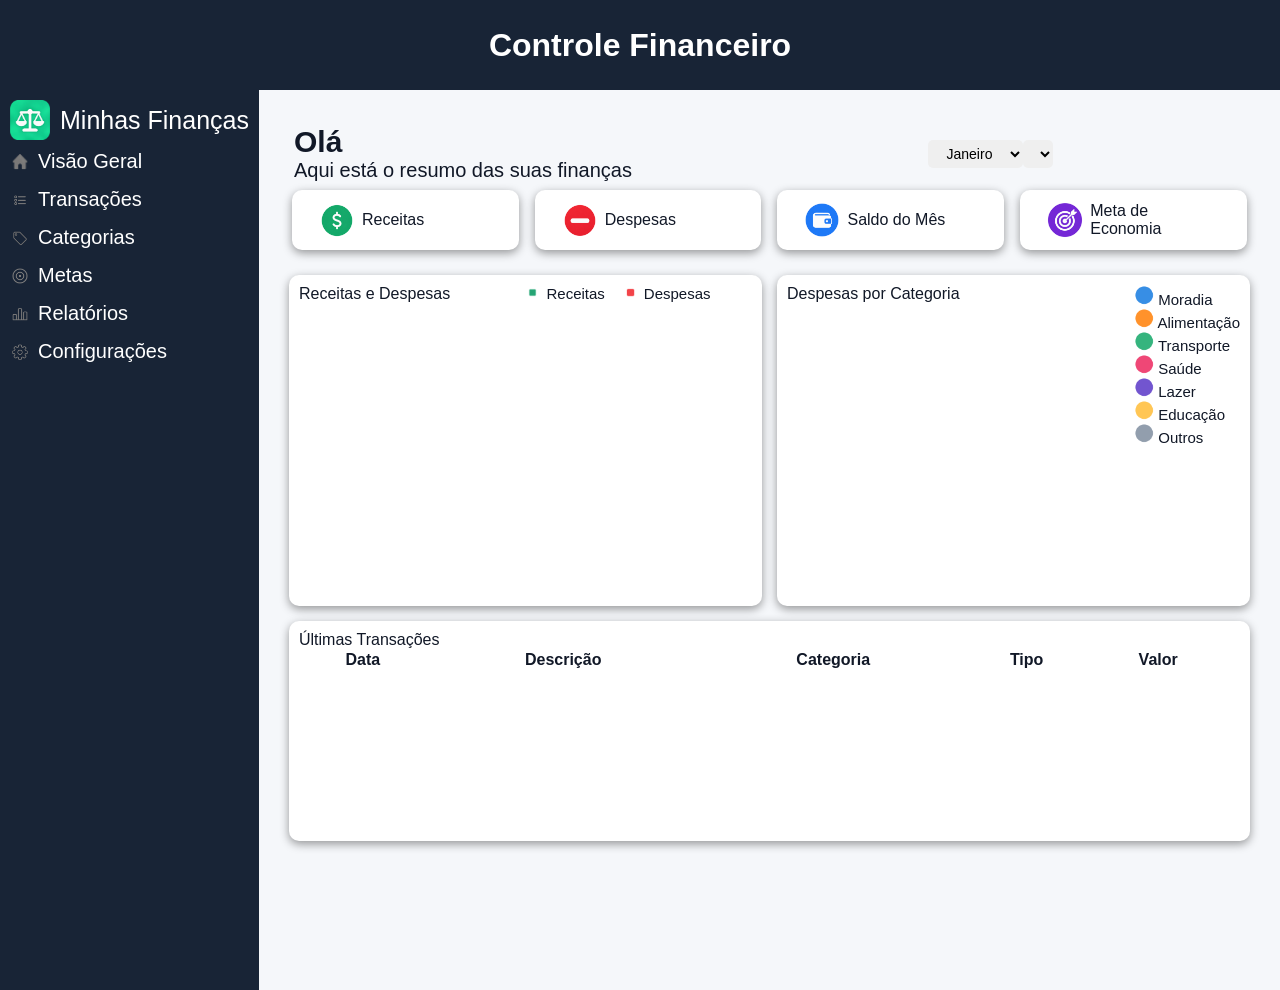
<file: index.html>
<!DOCTYPE html>
<html lang="PT-br">
<head>

    <!-- Permite acentos e caracteres especiais -->
    <meta charset="UTF-8">

    <!-- Faz a página adaptar-se ao tamanho da tela -->
    <meta name="viewport" content="width=device-width, initial-scale=1.0">

    <!-- Nome da aba do navegador -->
    <title>Controle Financeiro</title>

    <!-- Liga o HTML ao CSS -->
    <link rel="stylesheet" href="style.css">

</head>


<body>
<!-- ===========================================CABEÇALHO======================================== -->
    <header>
        <h1 id="title">Controle Financeiro</h1>
    </header>

<!-- ==========================================CONTEUDO PRINCIPAL================================-->

    <main>

    <!-- ===========================================SIDEBAR======================================== -->

            <nav id="sidebar">
                <p>
                    <img  class="foto2"   src="img/balanca.png"
                    >
                    Minhas Finanças</p>

                <ul class="lista">
                    <li>
                        <a href="index.html">
                            <img class="foto1" 
                            src="img/casa1.png"
                            onmouseover="this.src='img/casa2.png'"
                            onmouseout="this.src='img/casa1.png'">
                            Visão Geral
                        </a>

                    </li>
                    <li>
                        <a href="transacoes.html">
                            <img class="foto1"
                            src="img/lista1.png"
                            onmouseover="this.src='img/lista2.png'"
                            onmouseout="this.src='img/lista1.png'">
                            Transações
                        </a>
                    </li>
                    <li>
                        <a href="categorias.html">
                            <img class="foto1"
                            src="img/ticket1.png"
                            onmouseover="this.src='img/ticket2.png'"
                            onmouseout="this.src='img/ticket1.png'">
                            Categorias
                        </a>
                    </li>
                    <li>
                        <a href="metas.html">
                            <img class="foto1"
                            src="img/alvo1.png"
                            onmouseover="this.src='img/alvo2.png'"
                            onmouseout="this.src='img/alvo1.png'">
                            Metas
                        </a>
                    </li>
                    <li>
                        <a href="relatorios.html">
                            <img class="foto1"
                            src="img/grafico1.png"
                            onmouseover="this.src='img/grafico2.png'"
                            onmouseout="this.src='img/grafico1.png'">
                            Relatórios
                        </a>
                    </li>
                    <li> 
                        <a href="configuracoes.html">       
                            <img class="foto1"
                            src="img/config1.png"
                            onmouseover="this.src='img/config2.png'"
                            onmouseout="this.src='img/config1.png'">
                            Configurações
                        </a>
                    </li>
                </ul>
            </nav>

    <!-- ===================================CONTEUDO DA DIREITA======================================== -->

        <div id="conteudo">

    <!-- ===================================TOPO======================================================= -->
            <div id="topo1">
                <div id="boas-vindas">
                    <h3>Olá</h3>
                    <div>
                        <p>Aqui está o resumo das suas finanças</p>
                    </div>
                </div>
            
            <div id="periodo">
                
                <select id="mes">
                    <option value="1">Janeiro</option>
                    <option value="2">Fevereiro</option>
                    <option value="3">Março</option>
                    <option value="4">Abril</option>
                    <option value="5">Maio</option>
                    <option value="6">Junho</option>
                    <option value="7">Julho</option>
                    <option value="8">Agosto</option>
                    <option value="9">Setembro</option>
                    <option value="10">Outubro</option>
                    <option value="11">Novembro</option>
                    <option value="12">Dezembro</option>
                </select>
                <select id="ano">
                    
                </select>
            </div>
        </div>   
    <!-- ===================================CARDS======================================================= -->
                    <div id="cards1">
                        <div class="card1">
                            <div class="title-card">
                                <span>
                                    <img src="img/receitav.png">
                                    Receitas
                                </span>
                            </div>
                            <p id="valor-receitas"></p>
                            <p id="anteriorR">
                                <span id="percentual-receitas"></span>

                            </p>
                        </div>

                        <div class="card1">
                            <div class="title-card">
                                <span>
                                    <img src="img/despesav.png">
                                    Despesas
                                </span>
                            </div> 
                            <p id="valor-despesas"></p>
                            <p id="anteriorD">
                                <span id="percentual-despesas"></span>
                            </p>
                        </div>

                        <div class="card1">
                            <div class="title-card">
                                <span>
                                    <img src="img/saldov.png">
                                    Saldo do Mês
                                </span>
                            </div>
                            <p id="valor-saldo"></p>
                            <p id="anteriorV">
                                <span id="percentual-saldo"></span>
                            </p>
                        </div>

                        <div class="card1">
                            <div class="title-card">   
                                <span>
                                    <img src="img/meta.png">
                                    Meta de Economia
                                </span>
                            </div>
                            <p id="valor-meta"></p>
                            <p id="percentual-meta"></p>
                            <div class="barra-fundo">
                                <div class="barra-preenchimento" id="barra-meta"></div>
                            </div>
                        </div>
                    </div>
            

<!-- ===================================GRAFICOS======================================================= --> 
    <div class="painel">

        <!-- =======================RECEITAS E DESPESAS================================= -->
    
        <div id="grafico1">
            <div class="title-grafico">
                <p>Receitas e Despesas</p>
            </div>
            <div class="legenda1">
                <p>
                    <img class="quadrado" src="img/green.png">
                    Receitas
                </p>
                <p>
                    <img class="quadrado" src="img/red.png">
                    Despesas
                </p>
            </div>
        </div>
        <!-- =======================DESPESAS POR CATEGORIA================================= -->

        <div id="grafico2">
            <div class="title-grafico2">
                <p>Despesas por Categoria</p>
            </div>
            <div class="legenda2">
                <span >
                    <img class="bolinha" src="img/moradia.png">
                    Moradia
                    <p class="moradia"></p>
                </span>
                <span>
                    <img class="bolinha" src="img/alimentacao.png">
                    Alimentação
                    <p class="alimentacao"></p>
                </span>
                <span> 
                    <img class="bolinha" src="img/transporte.png">
                    Transporte
                    <p class="transporte"></p>
                </span>
                <span>
                    <img class="bolinha" src="img/saude.png">
                    Saúde
                    <p class="saude"></p>
                </span>
                <span>
                    <img class="bolinha" src="img/lazer.png">
                    Lazer
                    <p class="lazer"></p>
                </span>
                <span>
                    <img class="bolinha" src="img/educacao.png">
                    Educação
                    <p class="educacao"></p>
                </span>
                <span>
                    <img class="bolinha" src="img/outros.png">
                    Outros
                    <p class="outros"></p>
                </span>
            </div>
            
            <canvas id="graficoredondo"></canvas>
        </div>

        <!-- =======================Ultimas Transações================================= -->

        <div id="transacoes">
            <div class="title-transacoes">
                <p>Últimas Transações</p>
            </div>
                <table>
                    <thead>
                        <tr class="infos">
                            <th>Data</th>
                            <th>Descrição</th>
                            <th>Categoria</th>
                            <th>Tipo</th>
                            <th>Valor</th>
                        </tr>
                    </thead>
                    <tbody id="tabela">
                        <tr>
                            <td></td>
                            <td></td>
                            <td></td>
                            <td></td>
                            <td></td>
                        </tr>
                        <tr>
                            <td></td>
                            <td></td>
                            <td></td>
                            <td></td>
                            <td></td>
                        </tr>
                        <tr>
                            <td></td>
                            <td></td>
                            <td></td>
                            <td></td>
                            <td></td>
                        </tr>
                        <tr>
                            <td></td>
                            <td></td>
                            <td></td>
                            <td></td>
                            <td></td>
                        </tr>
                        <tr>
                            <td></td>
                            <td></td>
                            <td></td>
                            <td></td>
                            <td></td>
                        </tr>
                    </tbody>
                </table>
        </div>
    </div>
    </div>
    <!-- ALTERADO: </div> acima fecha a #conteudo, que agora só fecha depois do .painel (antes fechava logo após os cards) -->
    </main>

    <!-- Liga o HTML ao JavaScript -->
    <script src="script.js"></script>
</body>
</html>
</file>
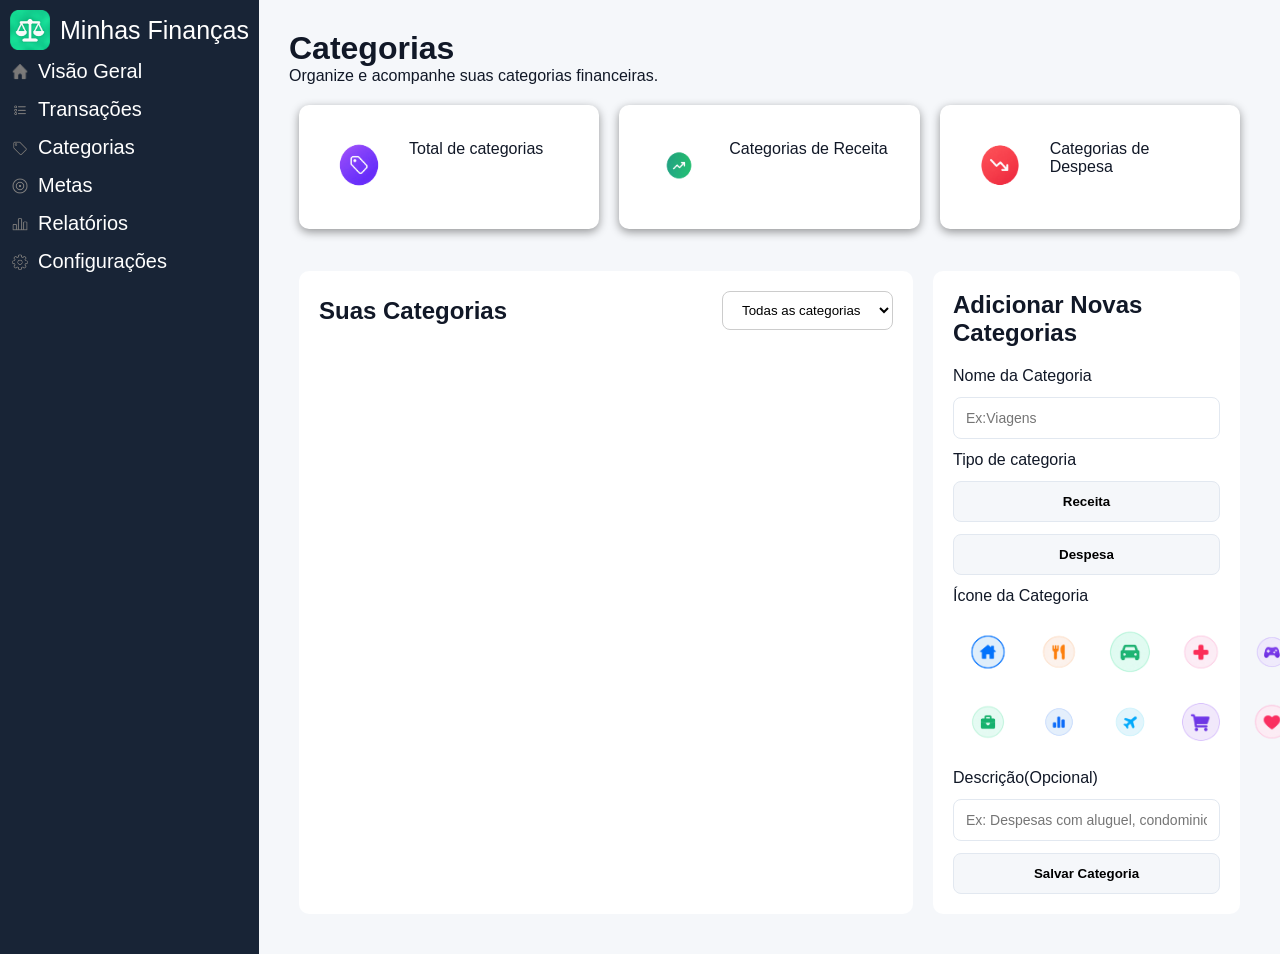
<file: categorias.html>
<!DOCTYPE html>
<html lang="pt-BR">

<head>

    <!-- Permite acentos e caracteres especiais -->
    <meta charset="UTF-8">

    <!-- Faz a página adaptar-se ao tamanho da tela -->
    <meta name="viewport" content="width=device-width, initial-scale=1.0">

    <!-- Nome da aba do navegador -->
    <title>Controle Financeiro</title>

    <!-- Liga o HTML ao CSS -->
    <link rel="stylesheet" href="style.css">

</head>

<body>

    <!-- ================================= CONTEÚDO PRINCIPAL ================================= -->

    <main>

        <!-- ================================= SIDEBAR ================================= -->

        <nav id="sidebar">

            <p>
                <img class="foto2" src="img/balanca.png" alt="Logo">
                Minhas Finanças
            </p>

                <ul class="lista">
                    <li>
                        <a href="index.html">
                            <img
                                class="foto1"
                                src="img/casa1.png"
                                alt="Visão Geral"
                                onmouseover="this.src='img/casa2.png'"
                                onmouseout="this.src='img/casa1.png'">
                            Visão Geral
                        </a>
                    </li>


                    <li>
                        <a href="transacoes.html">
                            <img
                                class="foto1"
                                src="img/lista1.png"
                                alt="Transações"
                                onmouseover="this.src='img/lista2.png'"
                                onmouseout="this.src='img/lista1.png'">
                            Transações
                        </a>
                    </li>


                    <li>
                        <a href="categorias.html">
                            <img
                                class="foto1"
                                src="img/ticket1.png"
                                alt="Categorias"
                                onmouseover="this.src='img/ticket2.png'"
                                onmouseout="this.src='img/ticket1.png'">
                            Categorias
                        </a>
                    </li>


                    <li>
                        <a href="metas.html">
                            <img
                                class="foto1"
                                src="img/alvo1.png"
                                alt="Metas"
                                onmouseover="this.src='img/alvo2.png'"
                                onmouseout="this.src='img/alvo1.png'">
                            Metas
                        </a>
                    </li>


                    <li>
                        <a href="graficos.html">
                            <img
                                class="foto1"
                                src="img/grafico1.png"
                                alt="Graficos"
                                onmouseover="this.src='img/grafico2.png'"
                                onmouseout="this.src='img/grafico1.png'">
                            Relatórios
                        </a>
                    </li>


                    <li>
                        <a href="configuracoes.html">
                            <img
                                class="foto1"
                                src="img/config1.png"
                                alt="Configurações"
                                onmouseover="this.src='img/config2.png'"
                                onmouseout="this.src='img/config1.png'">
                            Configurações
                        </a>
                    </li>
                </ul>
        </nav>


        <!-- ============================= CONTEÚDO DA DIREITA ============================= -->

        <div id="conteudo">


            <!-- ================================= TOPO ================================= -->

            <div id="topo">
                <div>
                    <h1>Categorias</h1>
                    <p>
                        Organize e acompanhe suas categorias financeiras.
                    </p>
                </div>
            </div>


            <!-- ================================= CARDS ================================= -->

            <div class="card-categoria">

                <!-- TOTAL DE CATEGORIAS -->

                <div class="card-categorias">
                    <div class="iconeC">
                        <img
                            src="img/categorias.png"
                            alt="Total de categorias"
                        >
                    </div>
                    <div class="infoC">
                        <p>Total de categorias</p>
                        <p></p>
                        <p></p>
                    </div>
                </div>


                <!-- CATEGORIAS DE RECEITA -->

                <div class="card-categorias">
                    <div class="iconeC">
                        <img
                            src="img/receita-circulo.png"
                            alt="Categorias de receita"
                        >
                    </div>
                    <div class="infoC">
                        <p>Categorias de Receita</p>
                        <p></p>
                        <p></p>
                    </div>
                </div>


                <!-- CATEGORIAS DE DESPESA -->

                <div class="card-categorias">
                    <div class="iconeC">
                        <img
                            src="img/despesa-circulo.png"
                            alt="Categorias de despesa"
                        >
                    </div>
                    <div class="infoC">
                        <p>Categorias de Despesa</p>
                        <p></p>
                        <p></p>
                    </div>
                </div>
            </div>


            <!-- ============================== SUAS CATEGORIAS ============================== -->
            <div class="areacat">
                <div class="infocat">
                    <div class="suas-cat">
                        <div class="catedire">
                            <h2>Suas Categorias</h2>
                        </div>
                            <div class="cateesq">
                                <select id="filtro-categorias">
                                    <option value="todas">
                                        Todas as categorias
                                    </option>
                                    <option value="receita">
                                        Receitas
                                    </option>
                                    <option value="despesa">
                                        Despesas
                                    </option>
                                </select>
                            </div>
                    </div>


                    <!-- =========================== LISTA DE CATEGORIAS =========================== -->
                
                    <div class="lista-categorias"
                        id="lista-categorias">
                        <!--
                            As categorias serão adicionadas aqui dinamicamente pelo JavaScript
                        -->
                    </div>
                </div>
                    <!-- =========================== NOVAS CATEGORIAS =========================== -->
                <div class="painel-cat">
                    <div class="painel-categoria" id = "painel-categoria">
                        <h2>Adicionar Novas Categorias </h2>
                    </div>

                    <form id="add-cat">
                        <label for="nome-categoria">
                            Nome da Categoria   
                        </label>

                        <input  
                            tYpe="text" 
                            placeholder="Ex:Viagens"    
                            id="nome-categoria" required>

                        <p>Tipo de categoria</p>

                        <button type="button" value="receita">
                            Receita
                        </button>

                        <button type="button" value="despesa">
                            Despesa
                        </button>

                    <!-- ====ICONES ======= -->

                        <p>Ícone da Categoria</p>
                        <div id="icon-categoria">
                            <input type="radio" 
                            id="casa" 
                            name="icone" 
                            value="casa">
                            <label for="casa">
                                <img src="img/casa.png" alt="Casa">
                            </label>

                            <input type="radio"
                            id="alimentacao"
                            name="icone"
                            value="alimentacao">
                            <label for="alimentacao">
                                <img src="img/talheres.png">
                            </label>

                            <input type="radio"
                            id="transporte"
                            name="icone"
                            value="transporte">
                            <label for="transporte">
                                <img src="img/carro.png">
                            </label>

                            <input type="radio"
                            id="hospital"
                            name="icone"
                            value="hospital">
                            <label for="hospital">
                                <img src="img/cruz.png">
                            </label>

                            <input type="radio"
                            id="lazer"
                            name="icone"
                            value="lazer">
                            <label for="lazer">
                                <img src="img/comando.png">
                            </label>

                            <input type="radio"
                            id="educacao"
                            name="icone"
                            value="educacao">
                            <label for="educacao">
                                <img src="img/livro.png">
                            </label>

                            <input type="radio"
                            id="trabalho"
                            name="icone"
                            value="trabalho">
                            <label for="trabalho">
                                <img src="img/mala.png">
                            </label>

                            <input type="radio"
                            id="investimento"
                            name="icone"
                            value="investimento">
                            <label for="investimento">
                                <img src="img/grafico.png">
                            </label>

                            <input type="radio"
                            id="viagem"
                            name="icone"
                            value="viagem">
                            <label for="viagem">
                                <img src="img/aviao.png">
                            </label>

                            <input type="radio"
                            id="mercado"
                            name="icone"
                            value="mercado">
                            <label for="mercado">
                                <img src="img/carrinho.png">
                            </label>

                            <input type="radio"
                            id="saude"
                            name="icone"
                            value="saude">
                            <label for="saude">
                                <img src="img/coracao.png">
                            </label>
                        </div>

                        <label for="descricao-categoria"> 
                            Descrição(Opcional)
                        </label>

                        <input
                        type="text"
                        id="descricao-categoria"
                        placeholder="Ex: Despesas com aluguel, condominio, etc"
                        >

                        <button type="submit">
                            Salvar Categoria
                        </button>
                    </form>
                </div>   
            </div>
        </div>
    </main>
</body>
</html>
</file>
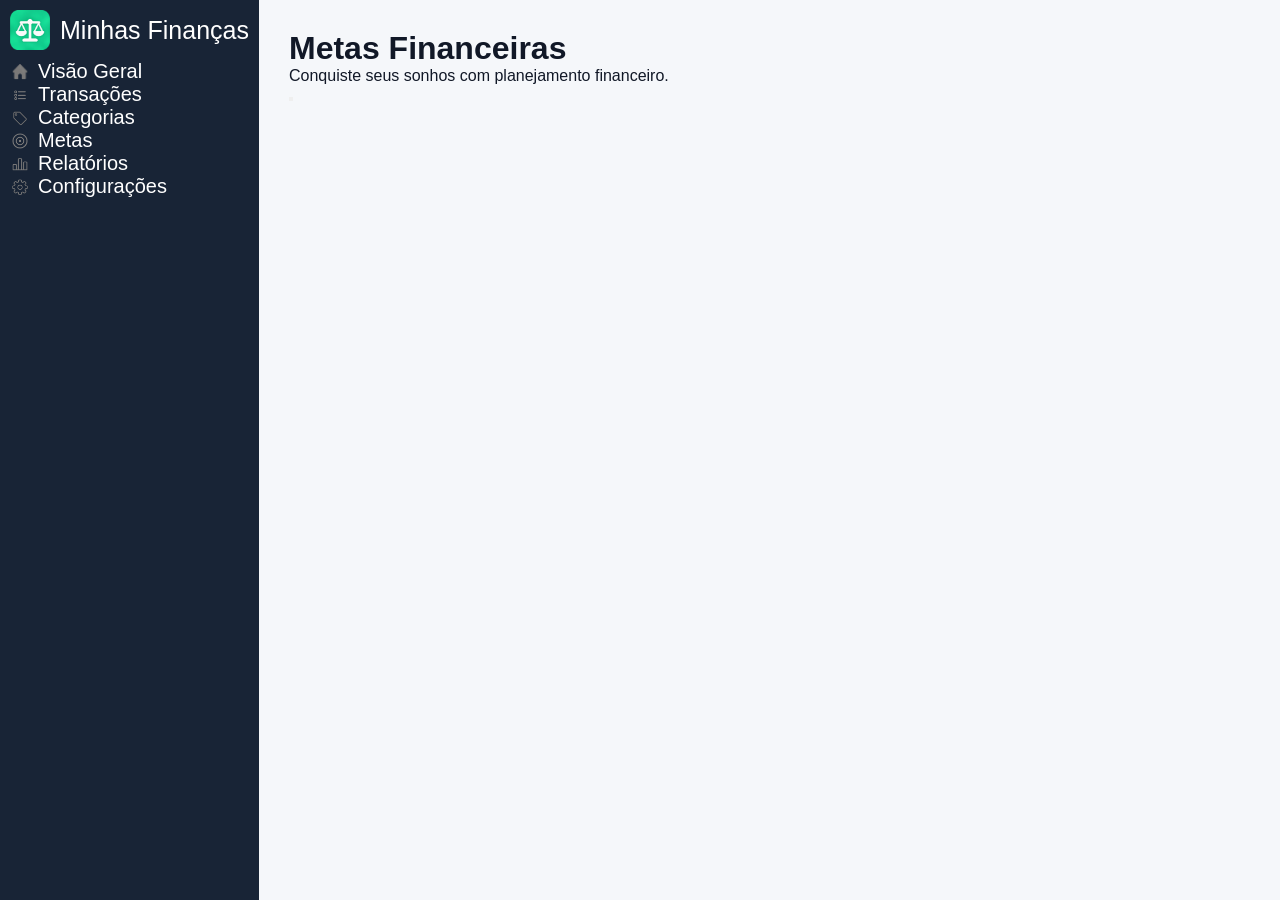
<file: metas.html>
<!DOCTYPE html>
<html lang="pt-BR">

<head>

    <!-- Permite acentos e caracteres especiais -->
    <meta charset="UTF-8">

    <!-- Faz a página adaptar-se ao tamanho da tela -->
    <meta name="viewport" content="width=device-width, initial-scale=1.0">

    <!-- Nome da aba do navegador -->
    <title>Controle Financeiro</title>

    <!-- Liga o HTML ao CSS -->
    <link rel="stylesheet" href="style.css">

</head>

<body>

    <!-- ================================= CONTEÚDO PRINCIPAL ================================= -->

    <main>

        <!-- ================================= SIDEBAR ================================= -->

        <nav id="sidebar">

            <p id="text">
                <img class="foto2" src="img/balanca.png" alt="Logo">
                Minhas Finanças
            </p>

            <div class="lista">

                <ul>
                    <li>
                        <a href="index.html">
                            <img
                                class="foto1"
                                src="img/casa1.png"
                                alt="Visão Geral"
                                onmouseover="this.src='img/casa2.png'"
                                onmouseout="this.src='img/casa1.png'"
                            >
                            Visão Geral
                        </a>
                    </li>


                    <li>
                        <a href="transacoes.html">
                            <img
                                class="foto1"
                                src="img/lista1.png"
                                alt="Transações"
                                onmouseover="this.src='img/lista2.png'"
                                onmouseout="this.src='img/lista1.png'"
                            >
                            Transações
                        </a>
                    </li>


                    <li>
                        <a href="categorias.html">
                            <img
                                class="foto1"
                                src="img/ticket1.png"
                                alt="Categorias"
                                onmouseover="this.src='img/ticket2.png'"
                                onmouseout="this.src='img/ticket1.png'"
                            >
                            Categorias
                        </a>
                    </li>


                    <li>
                        <a href="metas.html">
                            <img
                                class="foto1"
                                src="img/alvo1.png"
                                alt="Metas"
                                onmouseover="this.src='img/alvo2.png'"
                                onmouseout="this.src='img/alvo1.png'"
                            >
                            Metas
                        </a>
                    </li>


                    <li>
                        <a href="graficos.html">
                            <img
                                class="foto1"
                                src="img/grafico1.png"
                                alt="Gráficos"
                                onmouseover="this.src='img/grafico2.png'"
                                onmouseout="this.src='img/grafico1.png'"
                            >
                            Relatórios
                        </a>
                    </li>


                    <li>
                        <a href="configuracoes.html">
                            <img
                                class="foto1"
                                src="img/config1.png"
                                alt="Configurações"
                                onmouseover="this.src='img/config2.png'"
                                onmouseout="this.src='img/config1.png'"
                            >
                            Configurações
                        </a>
                    </li>
                </ul>
            </div>
        </nav>


        <!-- ============================= CONTEÚDO DA DIREITA ============================= -->

        <div id="conteudo">

            <!-- ================================= TOPO ================================= -->

            <div id="topo">
                <div>
                    <h1>Metas Financeiras</h1>
                    <p>
                        Conquiste seus sonhos com planejamento financeiro.
                    </p>
                </div>

                <button
                    type="button"
                    id="nova-meta"




            </div>
        </div>
    </main>
</body>
</html>
</file>
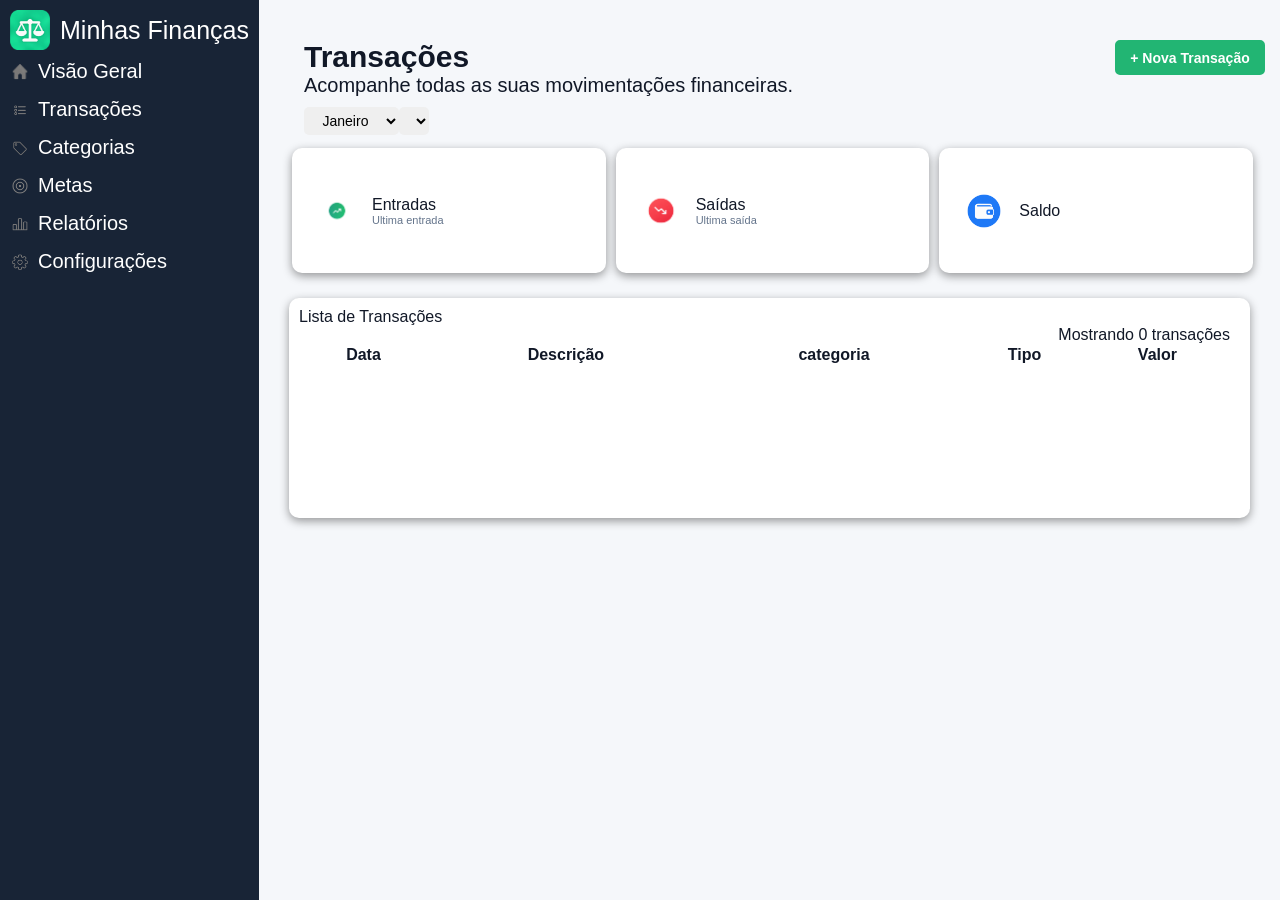
<file: transacoes.html>
<!DOCTYPE html> 
<html lang="PT-br"> 
<head> 
    <!-- Permite acentos e caracteres especiais --> 
    <meta charset="UTF-8"> 
    
    <!-- Faz a página adaptar-se ao tamanho da tela --> 
    <meta name="viewport" content="width=device-width, initial-scale=1.0"> 
    
    <!-- Nome da aba do navegador --> 
    <title>Controle Financeiro</title> 
    
    <!-- Liga o HTML ao CSS --> 
    <link rel="stylesheet" href="style.css"> 
    
</head> 
    
    
    
<body> 

    
    <main> 
        
        
        <!-- ==========================================CONTEUDO PRINCIPAL================================--> 
        
        
        <!-- ===========================================SIDEBAR========================================--> 
        
        <nav id="sidebar"> 
            <p id="text"> 
                <img class="foto2" src="img/balanca.png"> 
                Minhas Finanças 
            </p> 
            
            <ul class="lista"> 
                <li> 
                    <a href="index.html"> 
                        <img class="foto1" src="img/casa1.png" 
                        onmouseover="this.src='img/casa2.png'" 
                        onmouseout="this.src='img/casa1.png'"> 
                        Visão Geral 
                    </a> 
                </li> 
                <li> 
                    <a href="transacoes.html"> 
                        <img class="foto1" src="img/lista1.png" 
                        onmouseover="this.src='img/lista2.png'" 
                        onmouseout="this.src='img/lista1.png'"> 
                        Transações 
                    </a> 
                </li> 
                <li> 
                    <a href="categorias.html"> 
                        <img class="foto1" src="img/ticket1.png" 
                        onmouseover="this.src='img/ticket2.png'" 
                        onmouseout="this.src='img/ticket1.png'"> 
                        Categorias 
                    </a> 
                </li> 
                <li> 
                    <a href="metas.html"> 
                        <img class="foto1" src="img/alvo1.png" 
                        onmouseover="this.src='img/alvo2.png'" 
                        onmouseout="this.src='img/alvo1.png'"> 
                        Metas 
                    </a> 
                </li> 
                <li> 
                    <a href="relatorios.htm"> 
                        <img class="foto1" src="img/grafico1.png" 
                        onmouseover="this.src='img/grafico2.png'" 
                        onmouseout="this.src='img/grafico1.png'"> 
                        Relatórios 
                    </a> 
                </li> 
                <li> 
                    <a href="configuracoes.html"> 
                        <img class="foto1" src="img/config1.png" 
                        onmouseover="this.src='img/config2.png'" 
                        onmouseout="this.src='img/config1.png'"> 
                        Configurações 
                    </a> 
                </li> 
            </ul> 
        </nav> 
        
        <!-- ===========================================TOPO======================================== --> 

        <div id="conteudo"> 
            
            <div id="topo2"> 
                <div id="boas-vindas"> 
                    <h3>Transações</h3> 
                    <p>Acompanhe todas as suas movimentações financeiras.</p> 
                </div> 
                
                <div> 
                    <button id="newtran" type="button">+ Nova Transação</button> 
                </div> 
                
            <div id="buscas"> 
                <div class="pesqT"> 
                    
                </div> 
                
                <div id="periodo">
                
                <select id="mes">
                    <option value="1">Janeiro</option>
                    <option value="2">Fevereiro</option>
                    <option value="3">Março</option>
                    <option value="4">Abril</option>
                    <option value="5">Maio</option>
                    <option value="6">Junho</option>
                    <option value="7">Julho</option>
                    <option value="8">Agosto</option>
                    <option value="9">Setembro</option>
                    <option value="10">Outubro</option>
                    <option value="11">Novembro</option>
                    <option value="12">Dezembro</option>
                </select>
                <select id="ano">
                    
                </select>
            </div>
                
                <div class="buscaC"> 
                    
                </div> 
            </div>
        </div>
            <!-- ===================================CARDS======================================================= --> 
            
            <div id="cards2">
                <div class="card2">
                    <img src="img/receita-circulo.png" alt="Receita-positiva">

                    <div class="texto-card">
                        <p>Entradas</p>
                        <p id="valor-entradas"></p>
                        <p class="ultima-transacao">Ultima entrada</p>
                    </div>
                </div>

                <div class="card2">
                    <img src="img/despesa-circulo.png" alt="Despesa-negativa">

                    <div class="texto-card">
                        <p>Saídas</p>
                        <p id="valor-saidas"></p>
                        <p class="ultima-transacao">Ultima saída</p>
                    </div>
                </div>

                <div class="card2">
                    <img src="img/saldov.png" alt="Saldo">

                    <div class="texto-card">
                        <p>Saldo</p>
                        <p id="valor-saldo"></p>
                    </div>
                </div>
            </div>
            

            <!-- =======================DESPESAS POR CATEGORIA================================= --> 
            
            <div id="Ltransacoes"> 
                <div>
                    <p id="listaT">Lista de Transações</p> 
                </div>
                <div id="quantiT"> 
                    <p id="numT">Mostrando 0 transações</p> 
                </div> 
                
                <div>
                    <table> 
                        <thead> 
                            <tr class="titleT"> 
                                <th>Data</th> 
                                <th>Descrição</th> 
                                <th>categoria</th> 
                                <th>Tipo</th> 
                                <th>Valor</th> 
                            </tr> 
                        </thead> 
                        
                        <tbody id="tabela2"> 
                            <tr> 
                                <td></td> 
                                <td></td> 
                                <td></td> 
                                <td></td> 
                                <td></td> 
                            </tr> 
                            <tr> 
                                <td></td> 
                                <td></td> 
                                <td></td> 
                                <td></td> 
                                <td></td> 
                            </tr> 
                            <tr> 
                                <td></td> 
                                <td></td> 
                                <td></td> 
                                <td></td> 
                                <td></td> 
                            </tr> 
                            <tr> 
                                <td></td> 
                                <td></td> 
                                <td></td> 
                                <td></td> 
                                <td></td> 
                            </tr> 
                            <tr> 
                                <td></td> 
                                <td></td> 
                                <td></td> 
                                <td></td> 
                                <td></td> 
                            </tr> 
                        </tbody> 
                    </table> 
                </div>
            </div> 
            
        </div> 
        
    </main> 
    
</body> 
</html>
</file>
<file: style.css>
:root {
    --sidebar: #182436;
    --sidebar-hover: #2B3A50;

    --background: #F5F7FA;
    --card: #FFFFFF;

    --text-primary: #111827;
    --text-secondary: #64748B;
    --text1: #FFFFFF;
    --border: #E2E8F0;

    --verde: #22B573;
    --vermelho: #FF4D57;
    
    --green:    #22B573;
    --red: #FF4D57;
    --blue: #347FF3;
    --purple: #8155E8;

    --orange: #FF922B;
    --pink: #F43F6E;
    --yellow: #F6C453;
    --gray: #94a3b8;
}
*{
    margin: 0;
    box-sizing: border-box;
    padding: 0;
}
/* ============================= BODY============================================ */
body{
    background-color:var(--background);
    font-family: Arial, Helvetica, sans-serif;
    color:var(--text-primary);
}
#title{
    background-color: var(--sidebar);
    text-align: center;
    height: 10vh;
    margin:0;
    color: var(--text1);
    display: flex;
    align-items: center;
    justify-content: center;
}
main{
    display: flex;
    align-items: stretch;
}
#sidebar{
    text-align: left;
    background-color: var(--sidebar);
    color: var(--card);
    justify-content: center;
    font-size: 14px;
    flex-shrink: 0;
    /* shrink = encolher.
    0 significa NÃO deixar a sidebar encolher */
    min-height: 100vh;
    padding: 10px;
}
#sidebar p {
    display: flex;
    align-items: center;
    font-size: 25px;
    margin-bottom: 10px;
    gap:10px;
}
.foto2{
    width: 40px;
    height: 40px;
    object-fit: contain;
}
.lista{
    display: flex;
    list-style: none;
    gap:15px;
    flex-direction: column;

}
.lista li img {
    width: 20px;
    height: 20px;
    object-fit: contain;
}
.lista li a {
    display: flex;
    align-items: center;
    gap: 8px;
    text-decoration: none;
    color: var(--text1);
    font-size: 20px;
}
.foto1{
    width: 25px;
    height: 25px;

}
#conteudo {
    flex: 1;
    padding: 30px;
}
#topo1{
    display: grid;
    grid-template-columns: 2fr 1fr;
    padding: 5px;
}
#boas-vindas{
    display: grid;
    width: 100%;
    font-size: 20px;
    
}
#boas-vindas h3{
    font-size: 30px;
}
#periodo{
    display: flex;
    align-items: center;
}
#mes, #ano{
    border: none;
    border-radius: 5px;
    padding: 5px;
    text-align: center;
    font-size: 14px;
}
#cards1{
    display:grid;
    grid-template-columns: repeat(4, 1fr);
    margin-bottom: 22px;
    gap:10px;
    
}

.card1{
    background-color: var(--card);
    display: grid;
    margin: 3px;
    border-radius: 10px;
    border-style: none;
    padding: 10px 25px;
    align-content: center;
    box-shadow: 0 3px 10px rgb(0,0,0,0.4);    
}
#anteriorR{
    color: var(--text-secondary);
    font-size: 11px;
    align-items: end;
}
#anteriorD{
    color: var(--text-secondary);
    font-size: 11px;
}
#anteriorV{
    color: var(--text-secondary);
    font-size: 11px;
}
.title-card img{
    width: 40px;
    height: 40px;
    object-fit: contain;
}
.title-card span{
    display: flex;
    align-items: center;
    gap: 5px;
}
#valor-receitas, #valor-despesas, #valor-saldo, #valor-meta,
#anteriorR, #anteriorD, #anteriorV {
    padding-left: 45px;
}
#valor-receitas, #valor-despesas, #valor-saldo, #valor-meta {
    font-size: 24px;
    font-weight: bold;
}

#cards2 {
    display: grid;
    grid-template-columns: repeat(3, 1fr);
    width: 100%;
    margin-bottom: 22px;
    gap: 10px;
}

.card2 {
    background-color: var(--card);
    display: flex;
    align-items: center;
    gap: 15px;
    margin: 3px;
    border-radius: 10px;
    border-style: none;
    padding: 10px 25px;
    height: 125px;
    min-height: 0;
    box-sizing: border-box;
    box-shadow: 0 3px 10px rgb(0, 0, 0, 0.4);
    width: 100%;
    min-width: 0;
}

.painel{
    display: grid;
    grid-template-columns: 1fr 1fr;
    gap: 15px;
}

#grafico1{
    display: grid;
    border-style: none;
    background-color: var(--card);
    border-radius: 10px;
    padding: 10px;
    grid-template-columns: repeat(2, 1fr);
    box-shadow: 0 3px 10px rgb(0,0,0,0.4);
}

#grafico2{
    display: grid;
    border-style: none;
    background-color: var(--card);
    border-radius: 10px;
    padding: 10px;
    padding-right: 10px;
    grid-template-columns: repeat(2, 1fr);
    box-shadow: 0 3px 10px rgb(0,0,0,0.4);
}

#transacoes{
    display: grid;
    border-style: none;
    background-color: var(--card);
    border-radius: 10px;
    padding: 10px;
    align-content: start;
    height: 220px;
    grid-column: 1/-1;
    padding-right: 20px;
    box-shadow: 0 3px 10px rgb(0,0,0,0.4);
}

.legenda1{
    display: flex;
    gap: 18px;
}

.legenda1 p{
    display:flex;
    gap: 6px;
    font-size: 15px;
}

.legenda2{
    display: inline ;
    align-content: end;
    grid-column-start: 3;
    font-size: 15px;
}

.quadrado {
    width: 15px;
    height: 15px;
}

.bolinha {
    width: 20px;
    height: 20px
}

#graficobarras{
    position: relative;
    width: 100%;
    height: 260px;
    margin-top:20px;
}

/* =========================================== CATEGORIAS =========================================== */

.card-categoria {
    display: grid;
    grid-template-columns: repeat(3, 1fr);
    gap: 20px;
    padding: 20px 10px;
    margin-bottom: 22px;
}

.card-categorias {
    display: flex;
    align-items: flex-start;
    gap: 20px;
    background-color: var(--card);
    border-radius: 10px;
    padding: 30px;
    box-shadow: 0 3px 10px rgb(0, 0, 0, 0.4);
}

.iconeC img {
    width: 60px;
    height: 60px;
}

.infoC p {
    margin: 5px 0;
}

/* ======================================= SUAS CATEGORIAS ======================================= */
.areacat {

    display: grid;
    grid-template-columns:2fr 1fr;
    gap: 20px;
    margin: 10px;
}

.infocat {
    display: flex;
    flex-direction: column;
    justify-content: flex-start;
    background-color: var(--card);
    border-radius: 10px;
    padding: 20px;
    min-height: 450px;
    min-width: 0;
}

.suas-cat {
    display: flex;
    justify-content: space-between;
    align-items: center;
    width: 100%;
    margin: 0 0 20px 0;
    gap: 15px;
}

.infocat h2 {
    margin: 0;
}

#filtro-categorias {
    padding: 10px 15px;
    border: 1px solid #ccc;
    border-radius: 8px;
    background-color: white;
    cursor: pointer;
}

/* LISTA DE CATEGORIAS */

.lista-categorias {
    display: grid;
    grid-template-columns: repeat(2, 1fr);
    gap: 15px;
    width: 100%;
    align-content: start;
}

/*  SIDEBAR  */
.lista ul {
    list-style: none;
    margin: 0;
    padding: 0;
}
/*  NOVAS CATEGORIAS */

.painel-cat {
    background-color: var(--card);
    border-radius: 10px;
    padding: 20px;
    min-width: 0;
}

.painel-categoria {
    padding: 0;
    margin-bottom: 20px;
}

#icon-categoria {
    display: grid;
    grid-template-columns: repeat(6, 70px);
    column-gap: 1px;
    row-gap: 0px;
    justify-content: start;
    margin: 0;
    align-items: start;
}

/* ICONES E CAIXA DE TEXTO*/
#icon-categoria input[type="radio"] {
    position: absolute;
    opacity: 0;
    width: 1px;
    height: 1px;
}

#icon-categoria img {
    width: 70px;
    height: 70px;
    object-fit: contain;
}

#icon-categoria label {
    display: flex;
    align-items: center;
    justify-content: center;
    cursor:pointer;
    transition: transform 0.2s;
}

/* Efeito de hover para aumentar o tamanho do ícone */
#icon-categoria label:hover {
    transform: scale(1.12);
}

#add-cat {
    display: flex;
    flex-direction: column;
    gap: 12px;
    padding: 0;
}

#add-cat input[type="text"] {
    width: 100%;
    padding: 12px;
    border: 1px solid var(--border);
    border-radius: 8px;
    font-size: 14px;
    outline: none;
}

#add-cat button {
    padding: 12px;
    border: 1px solid var(--border);
    border-radius: 8px;
    cursor: pointer;
    font-weight: 600;
    background-color: var(--background);
    }

#add-cat button:hover {
    background-color: var(--border);
}

/* ======================================= TRANSAÇÕES ======================================= */

#topo2 {
    display: grid;
    grid-template-columns: 1fr auto;
    align-items: start;
    gap: 10px;
    margin: 10px 15px;
    width: 100%;
}

#buscas {
    grid-column: 1 / -1;
}

#newtran {
    color: white;
    font-size: 14px;
    border-color: var(--verde);
    background-color: var(--verde);
    border-radius: 5px;
    font-weight: bold;
    border-style: solid;
    width: 150px;
    height: 35px;
}

#Ltransacoes {
    display: grid;
    border-style: none;
    background-color: var(--card);
    border-radius: 10px;
    padding: 10px;
    align-content: start;
    height: 220px;
    grid-column: 1/-1; /* ( preciso de explicação) */
    padding-right: 20px;
    box-shadow: 0 3px 10px rgb(0,0,0,0.4);
}

#Ltransacoes table {
    width: 100%;
}

.ultima-transacao {
    color: var(--text-secondary);
    font-size: 11px;
}

#quantiT {
    text-align: right;
}

.card2 img {
    width: 40px;
    height: 40px;
    object-fit: contain;
    flex-shrink: 0;
}
</file>
